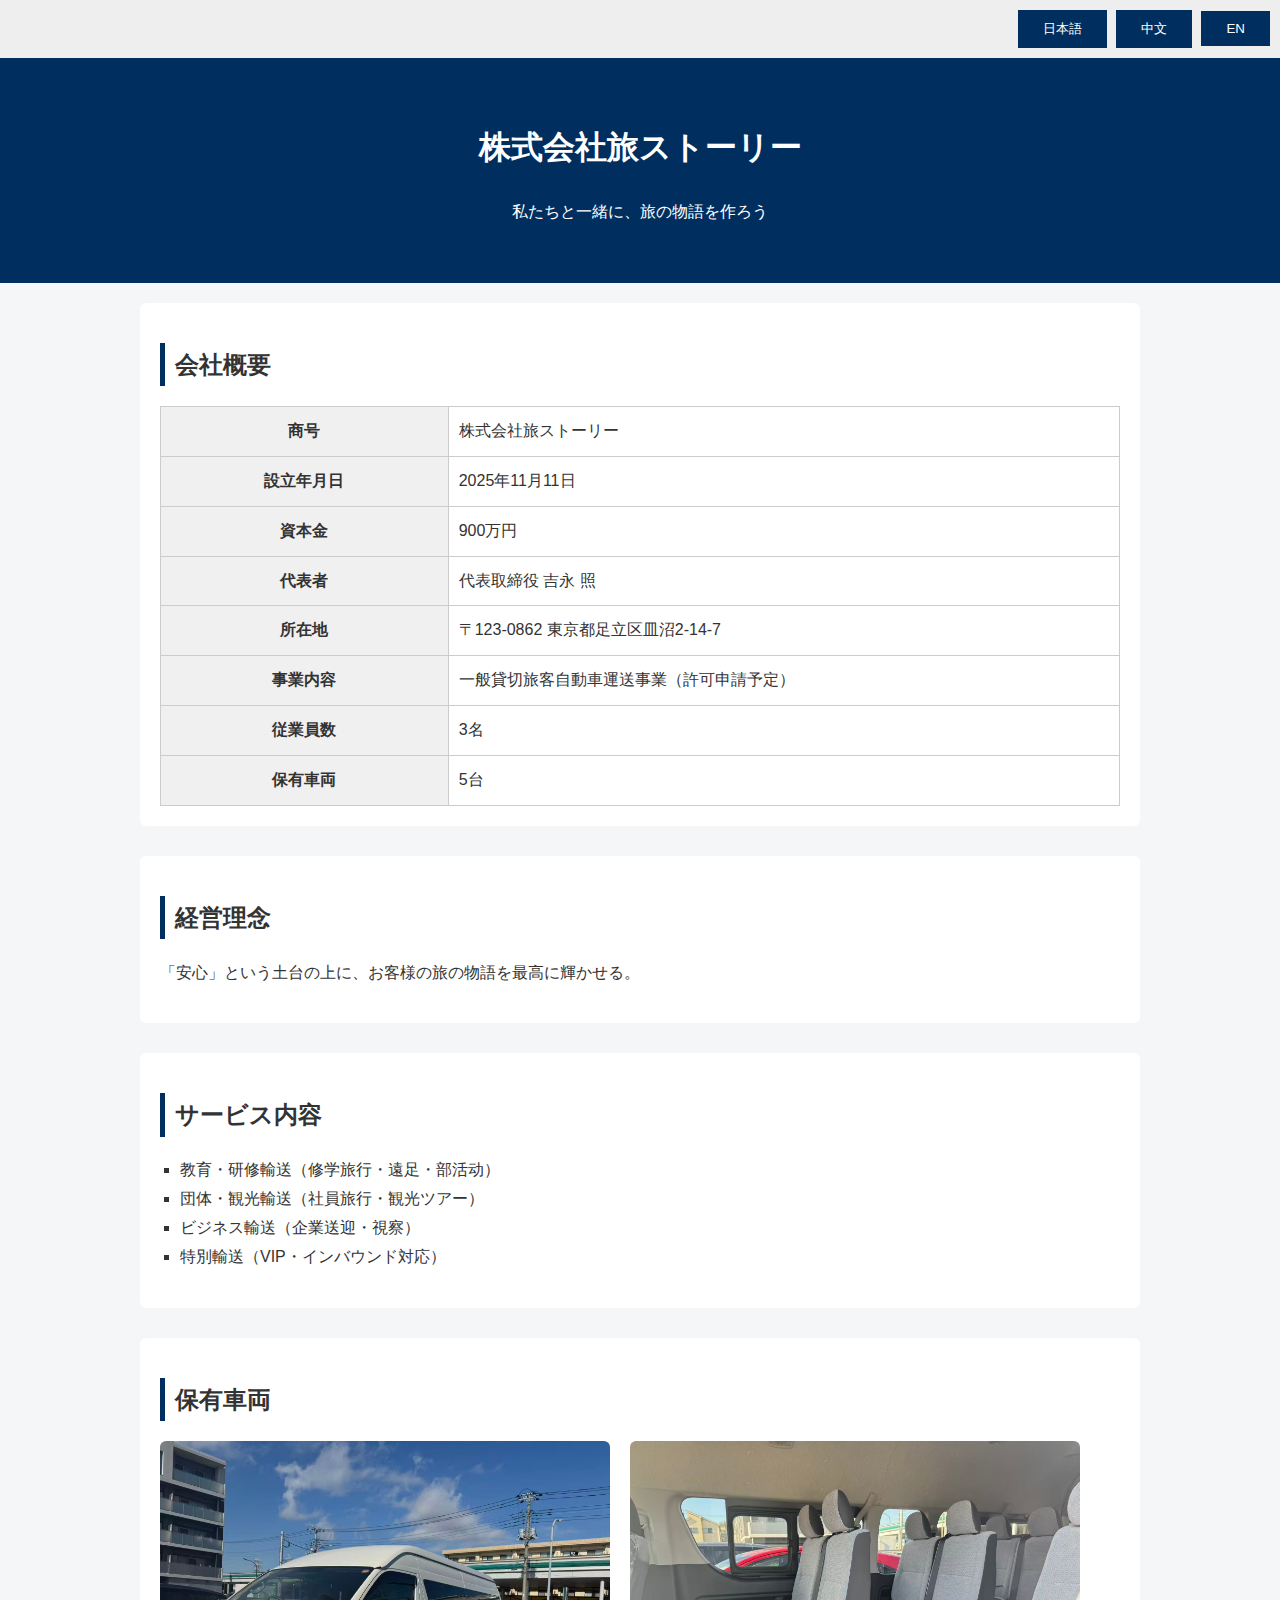
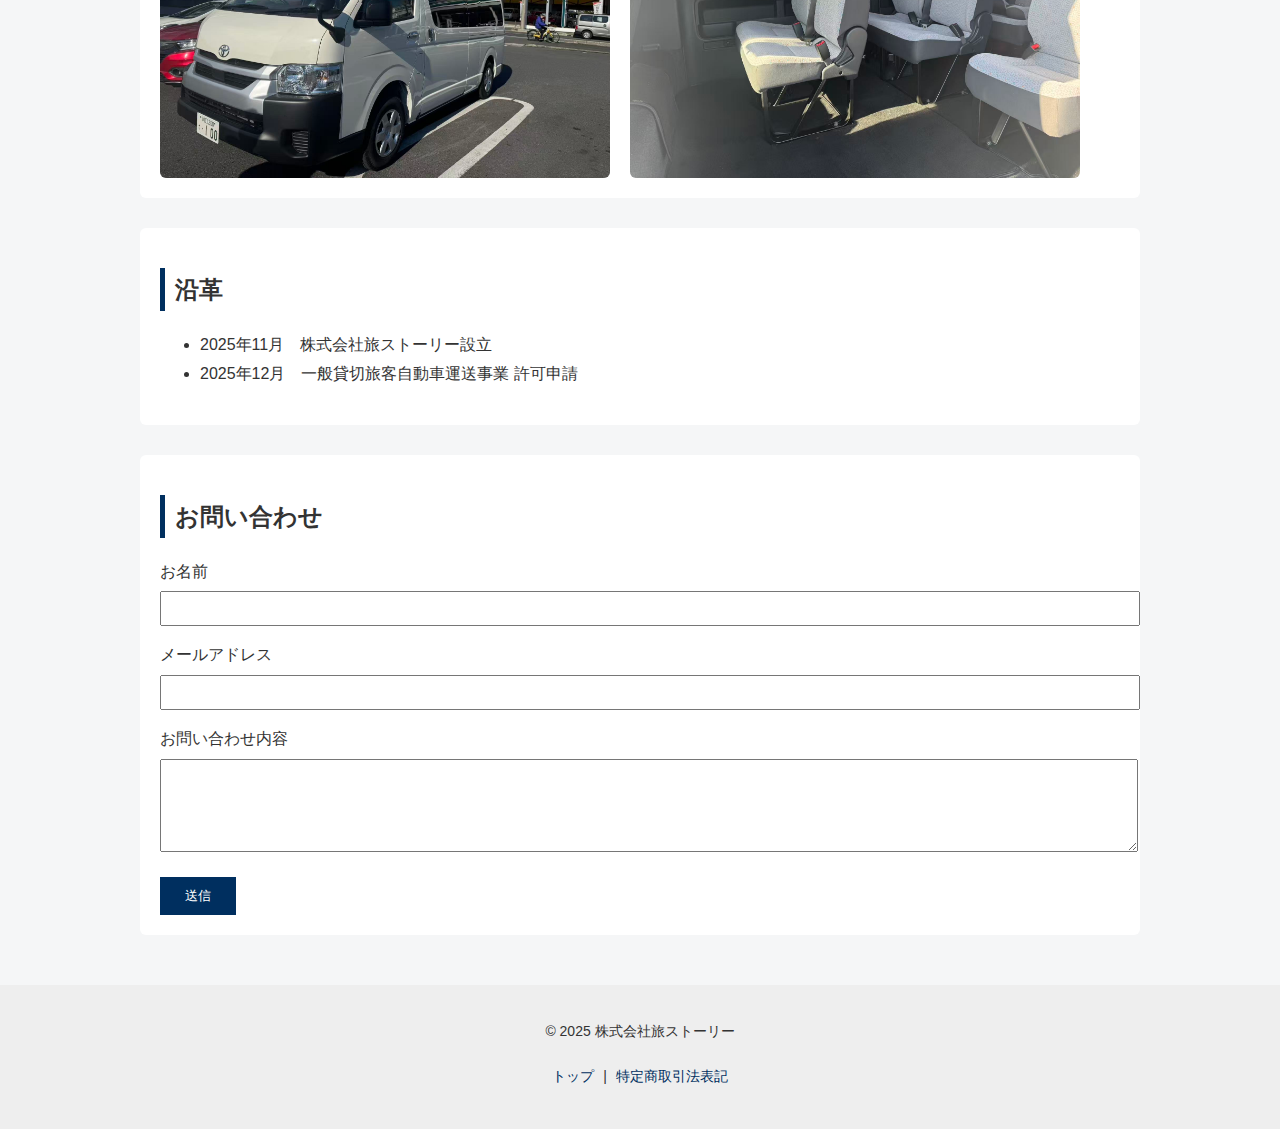
<file: index.html>
<!DOCTYPE html>
<html lang="ja">
<head>
  <meta charset="UTF-8">
  <title>株式会社旅ストーリー｜貸切バス事業</title>
  <meta name="viewport" content="width=device-width, initial-scale=1.0">
  <meta name="description" content="株式会社旅ストーリーは、安全・快適を第一にした貸切バス事業を提供します。">
  <link rel="stylesheet" href="style.css">
  <script src="script.js" defer></script>
</head>

<body>

<!-- Language Switch -->
<nav class="lang">
  <button onclick="setLang('ja')">日本語</button>
  <button onclick="setLang('zh')">中文</button>
  <button onclick="setLang('en')">EN</button>
</nav>

<header>
  <!-- <img src="images/logo.png" class="logo" alt="TravelStory Logo"> -->

  <h1
    data-ja="株式会社旅ストーリー"
    data-zh="旅行故事株式会社"
    data-en="TravelStory Co., Ltd.">
  </h1>

  <p
    data-ja="私たちと一緒に、旅の物語を作ろう"
    data-zh="和我们一起书写难忘的旅行回忆"
    data-en="Making a travel story with us">
  </p>
</header>

<main>

<!-- Company Profile -->
<section>
  <h2
    data-ja="会社概要"
    data-zh="公司概要"
    data-en="Company Profile">
  </h2>

  <table>
    <tr>
      <th
        data-ja="商号"
        data-zh="公司名称"
        data-en="Company Name"></th>
      <td
        data-ja="株式会社旅ストーリー"
        data-zh="旅行故事株式会社"
        data-en="TravelStory Co., Ltd."></td>
    </tr>

    <tr>
      <th
        data-ja="設立年月日"
        data-zh="成立日期"
        data-en="Date Established"></th>
      <td
        data-ja="2025年11月11日"
        data-zh="2025年11月11日"
        data-en="November 11, 2025"></td>
    </tr>

    <tr>
      <th
        data-ja="資本金"
        data-zh="注册资本"
        data-en="Capital"></th>
      <td
        data-ja="900万円"
        data-zh="900万日元"
        data-en="JPY 9,000,000"></td>
    </tr>

    <tr>
      <th
        data-ja="代表者"
        data-zh="代表人"
        data-en="Representative"></th>
      <td
        data-ja="代表取締役 吉永 照"
        data-zh="代表董事 吉永 照"
        data-en="CEO: Teru Yoshinaga"></td>
    </tr>

    <tr>
      <th
        data-ja="所在地"
        data-zh="公司地址"
        data-en="Head Office"></th>
      <td
        data-ja="〒123-0862 東京都足立区皿沼2-14-7"
        data-zh="日本东京都足立区皿沼2-14-7"
        data-en="2-14-7 Saranuma, Adachi-ku, Tokyo, Japan"></td>
    </tr>

    <tr>
      <th
        data-ja="事業内容"
        data-zh="经营内容"
        data-en="Business Description"></th>
      <td
        data-ja="一般貸切旅客自動車運送事業（許可申請予定）"
        data-zh="一般包车旅客运输业务（许可申请中）"
        data-en="Charter Bus Transportation Business (License Pending)"></td>
    </tr>

    <tr>
      <th
        data-ja="従業員数"
        data-zh="员工人数"
        data-en="Number of Employees"></th>
      <td
        data-ja="3名"
        data-zh="3人"
        data-en="3"></td>
    </tr>

    <tr>
      <th
        data-ja="保有車両"
        data-zh="车辆数量"
        data-en="Fleet Size"></th>
      <td
        data-ja="5台"
        data-zh="5辆"
        data-en="5 Vehicles"></td>
    </tr>
  </table>
</section>

<!-- Philosophy -->
<section>
  <h2
    data-ja="経営理念"
    data-zh="经营理念"
    data-en="Our Philosophy">
  </h2>

  <p
    data-ja="「安心」という土台の上に、お客様の旅の物語を最高に輝かせる。"
    data-zh="以“安心”为基础，为客户打造最闪耀的旅程故事。"
    data-en="We create unforgettable journeys built on a foundation of safety and trust.">
  </p>
</section>

<!-- Services -->
<section>
  <h2
    data-ja="サービス内容"
    data-zh="服务内容"
    data-en="Our Services">
  </h2>

  <ul class="services">
    <li
      data-ja="教育・研修輸送（修学旅行・遠足・部活动）"
      data-zh="教育与研修运输（修学旅行、远足、社团活动）"
      data-en="Educational & Training Transportation (School Trips, Excursions)">
    </li>

    <li
      data-ja="団体・観光輸送（社員旅行・観光ツアー）"
      data-zh="团体及观光运输（公司旅游、观光团）"
      data-en="Group & Sightseeing Transportation">
    </li>

    <li
      data-ja="ビジネス輸送（企業送迎・視察）"
      data-zh="商务运输（企业接送、考察）"
      data-en="Business Transportation (Corporate Shuttle, Inspection Tours)">
    </li>

    <li
      data-ja="特別輸送（VIP・インバウンド対応）"
      data-zh="特别运输（VIP及高端入境游客）"
      data-en="Special Transportation for VIP and Inbound Guests">
    </li>
  </ul>
</section>

<!-- Fleet -->
<section>
  <h2
    data-ja="保有車両"
    data-zh="车辆介绍"
    data-en="Our Fleet">
  </h2>

  <div class="fleet">
    <img src="images/bus1.jpg" alt="Charter Bus">
    <img src="images/bus2.jpg" alt="Charter Bus">
  </div>
</section>

<!-- History -->
<section>
  <h2
    data-ja="沿革"
    data-zh="发展历程"
    data-en="Company History">
  </h2>

  <ul>
    <li
      data-ja="2025年11月　株式会社旅ストーリー設立"
      data-zh="2025年11月　旅行故事株式会社成立"
      data-en="November 2025 – TravelStory Co., Ltd. Established">
    </li>

    <li
      data-ja="2025年12月　一般貸切旅客自動車運送事業 許可申請"
      data-zh="2025年12月　提交一般包车旅客运输许可申请"
      data-en="December 2025 – Applied for Charter Bus Transportation License">
    </li>
  </ul>
</section>

<!-- Contact -->
<section>
  <h2
    data-ja="お問い合わせ"
    data-zh="联系我们"
    data-en="Contact Us">
  </h2>

  <form action="https://formspree.io/f/xxxxabcd" method="POST">
    <label>
      <span data-ja="お名前" data-zh="姓名" data-en="Name"></span>
      <input type="text" name="name" required>
    </label>

    <label>
      <span data-ja="メールアドレス" data-zh="邮箱" data-en="Email"></span>
      <input type="email" name="email" required>
    </label>

    <label>
      <span data-ja="お問い合わせ内容" data-zh="咨询内容" data-en="Message"></span>
      <textarea name="message" rows="5" required></textarea>
    </label>

    <button type="submit"
      data-ja="送信"
      data-zh="提交"
      data-en="Send Message"></button>
  </form>
</section>

</main>

<footer>
  <p data-ja="© 2025 株式会社旅ストーリー"
     data-zh="© 2025 旅行故事株式会社"
     data-en="© 2025 TravelStory Co., Ltd.">
  </p>
  <nav class="footer-nav">
  <a href="index.html">トップ</a> |
  <a href="tokushoho.html">特定商取引法表記</a>
</nav>

</footer>

</body>
</html>
</file>
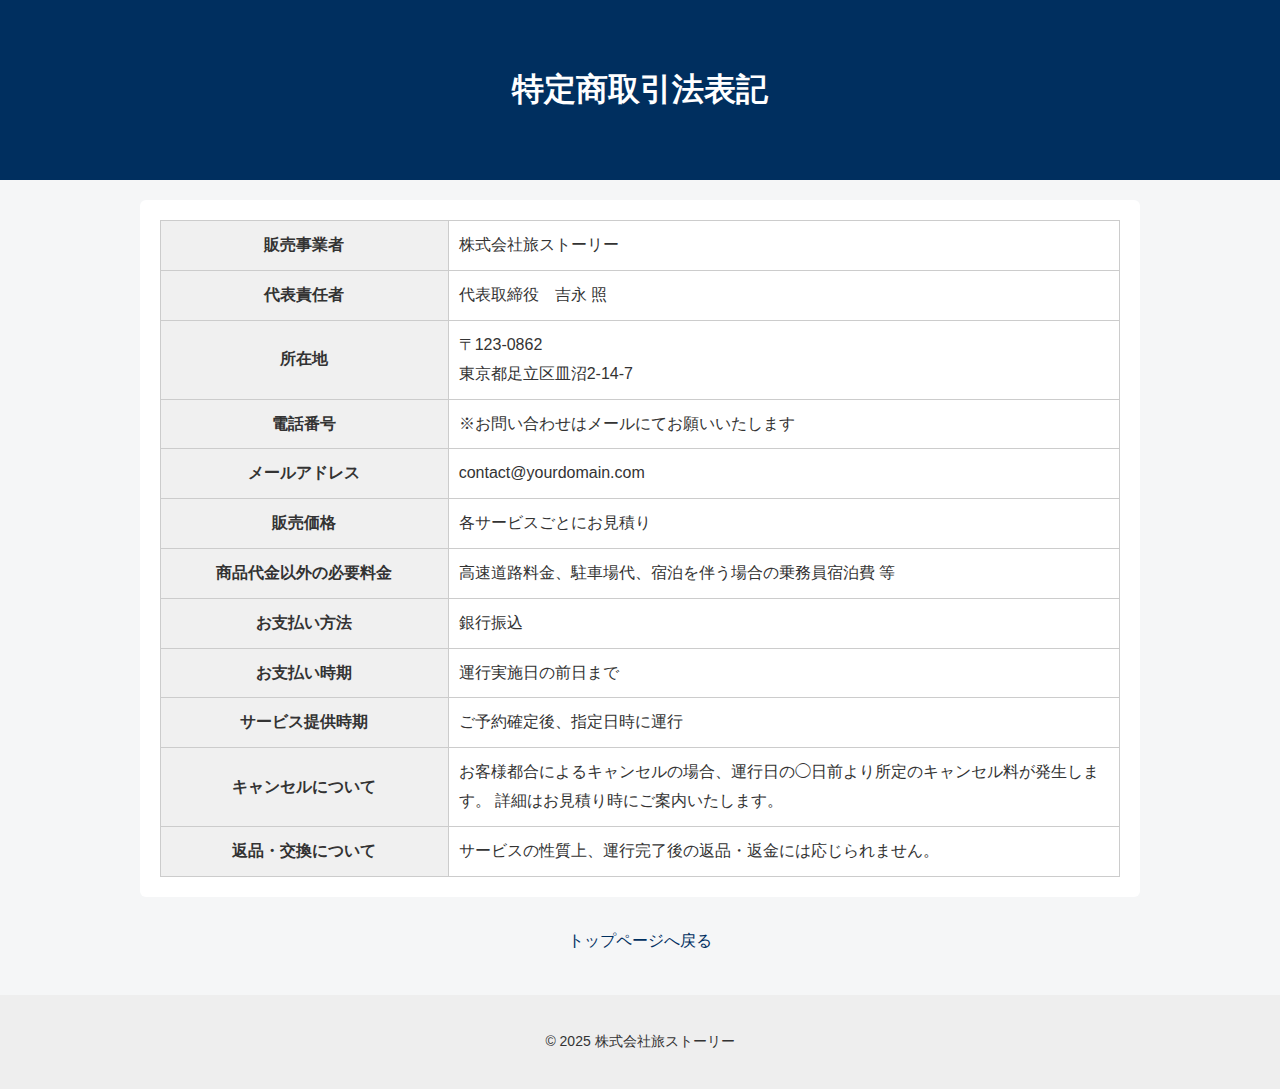
<file: tokushoho.html>
<!DOCTYPE html>
<html lang="ja">
<head>
  <meta charset="UTF-8">
  <title>特定商取引法表記｜株式会社旅ストーリー</title>
  <meta name="viewport" content="width=device-width, initial-scale=1.0">
  <link rel="stylesheet" href="style.css">
</head>

<body>

<header>
  <h1>特定商取引法表記</h1>
</header>

<main>

<section>
  <table>
    <tr>
      <th>販売事業者</th>
      <td>株式会社旅ストーリー</td>
    </tr>
    <tr>
      <th>代表責任者</th>
      <td>代表取締役　吉永 照</td>
    </tr>
    <tr>
      <th>所在地</th>
      <td>〒123-0862<br>東京都足立区皿沼2-14-7</td>
    </tr>
    <tr>
      <th>電話番号</th>
      <td>※お問い合わせはメールにてお願いいたします</td>
    </tr>
    <tr>
      <th>メールアドレス</th>
      <td>contact@yourdomain.com</td>
    </tr>
    <tr>
      <th>販売価格</th>
      <td>各サービスごとにお見積り</td>
    </tr>
    <tr>
      <th>商品代金以外の必要料金</th>
      <td>高速道路料金、駐車場代、宿泊を伴う場合の乗務員宿泊費 等</td>
    </tr>
    <tr>
      <th>お支払い方法</th>
      <td>銀行振込</td>
    </tr>
    <tr>
      <th>お支払い時期</th>
      <td>運行実施日の前日まで</td>
    </tr>
    <tr>
      <th>サービス提供時期</th>
      <td>ご予約確定後、指定日時に運行</td>
    </tr>
    <tr>
      <th>キャンセルについて</th>
      <td>
        お客様都合によるキャンセルの場合、運行日の◯日前より所定のキャンセル料が発生します。
        詳細はお見積り時にご案内いたします。
      </td>
    </tr>
    <tr>
      <th>返品・交換について</th>
      <td>サービスの性質上、運行完了後の返品・返金には応じられません。</td>
    </tr>
  </table>
</section>

<nav class="footer-nav">
  <a href="index.html">トップページへ戻る</a>
</nav>

</main>

<footer>
  <p>© 2025 株式会社旅ストーリー</p>
</footer>

</body>
</html>
</file>
<file: style.css>
body {
  margin: 0;
  font-family: "Noto Sans JP", Meiryo, sans-serif;
  background: #f5f6f7;
  color: #333;
  line-height: 1.8;
}

.lang {
  text-align: right;
  padding: 10px;
  background: #eee;
}

.lang button {
  margin-left: 5px;
}

header {
  background: #002f5f;
  color: white;
  text-align: center;
  padding: 40px 20px;
}

.logo {
  width: 120px;
  margin-bottom: 10px;
}

main {
  max-width: 1000px;
  margin: auto;
  padding: 20px;
}

section {
  background: white;
  margin-bottom: 30px;
  padding: 20px;
  border-radius: 6px;
}

h2 {
  border-left: 5px solid #002f5f;
  padding-left: 10px;
}

table {
  width: 100%;
  border-collapse: collapse;
}

th, td {
  border: 1px solid #ccc;
  padding: 10px;
}

th {
  background: #f0f0f0;
  width: 30%;
}

.services {
  list-style: square;
  padding-left: 20px;
}

.fleet {
  display: flex;
  gap: 20px;
  flex-wrap: wrap;
}

.fleet img {
  max-width: 450px;
  width: 100%;
  border-radius: 6px;
}

form label {
  display: block;
  margin-bottom: 15px;
}

input, textarea {
  width: 100%;
  padding: 8px;
  margin-top: 5px;
}

button {
  background: #002f5f;
  color: white;
  border: none;
  padding: 10px 25px;
  cursor: pointer;
}

footer {
  background: #eee;
  text-align: center;
  padding: 20px;
  font-size: 14px;
}

/* 手机端 */
@media (max-width: 768px) {
  header h1 {
    font-size: 22px;
  }
}
.footer-nav {
  text-align: center;
  margin: 20px 0;
}

.footer-nav a {
  color: #002f5f;
  text-decoration: none;
  margin: 0 5px;
}

.footer-nav a:hover {
  text-decoration: underline;
}
</file>
